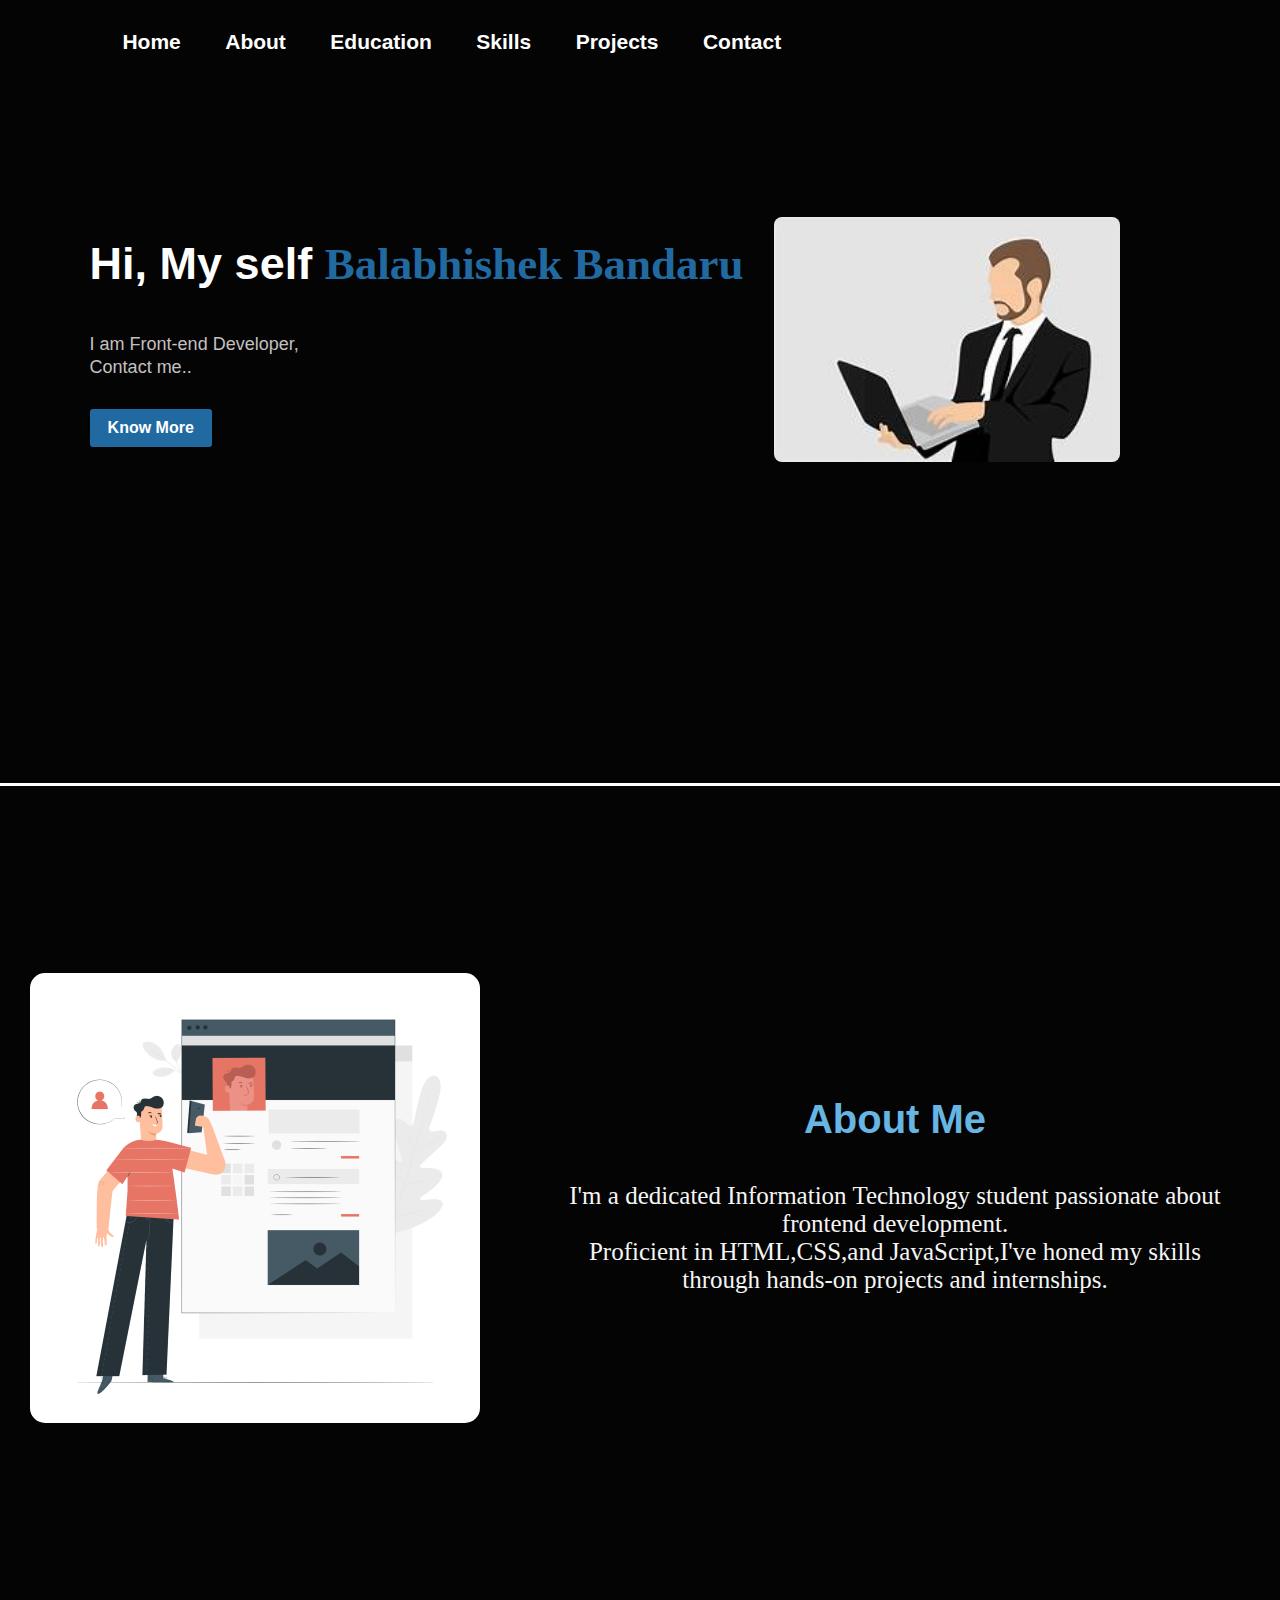
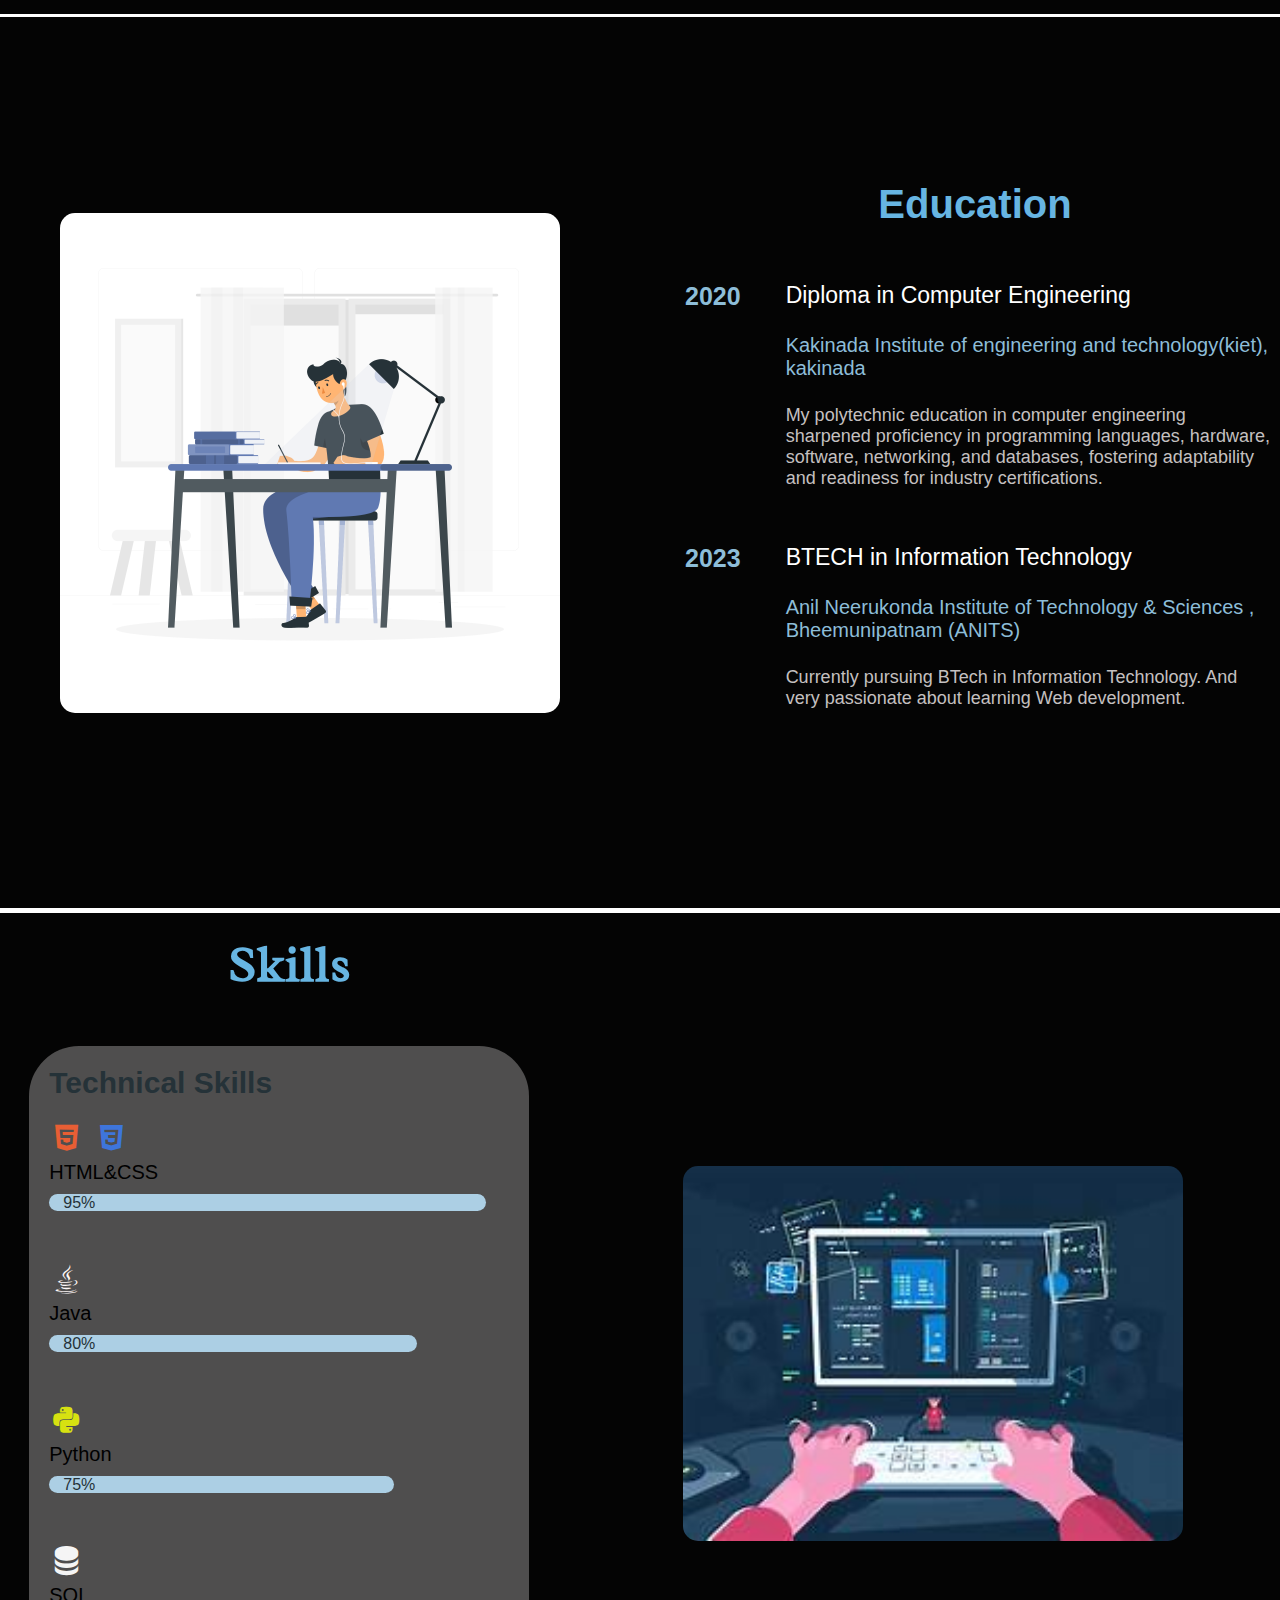
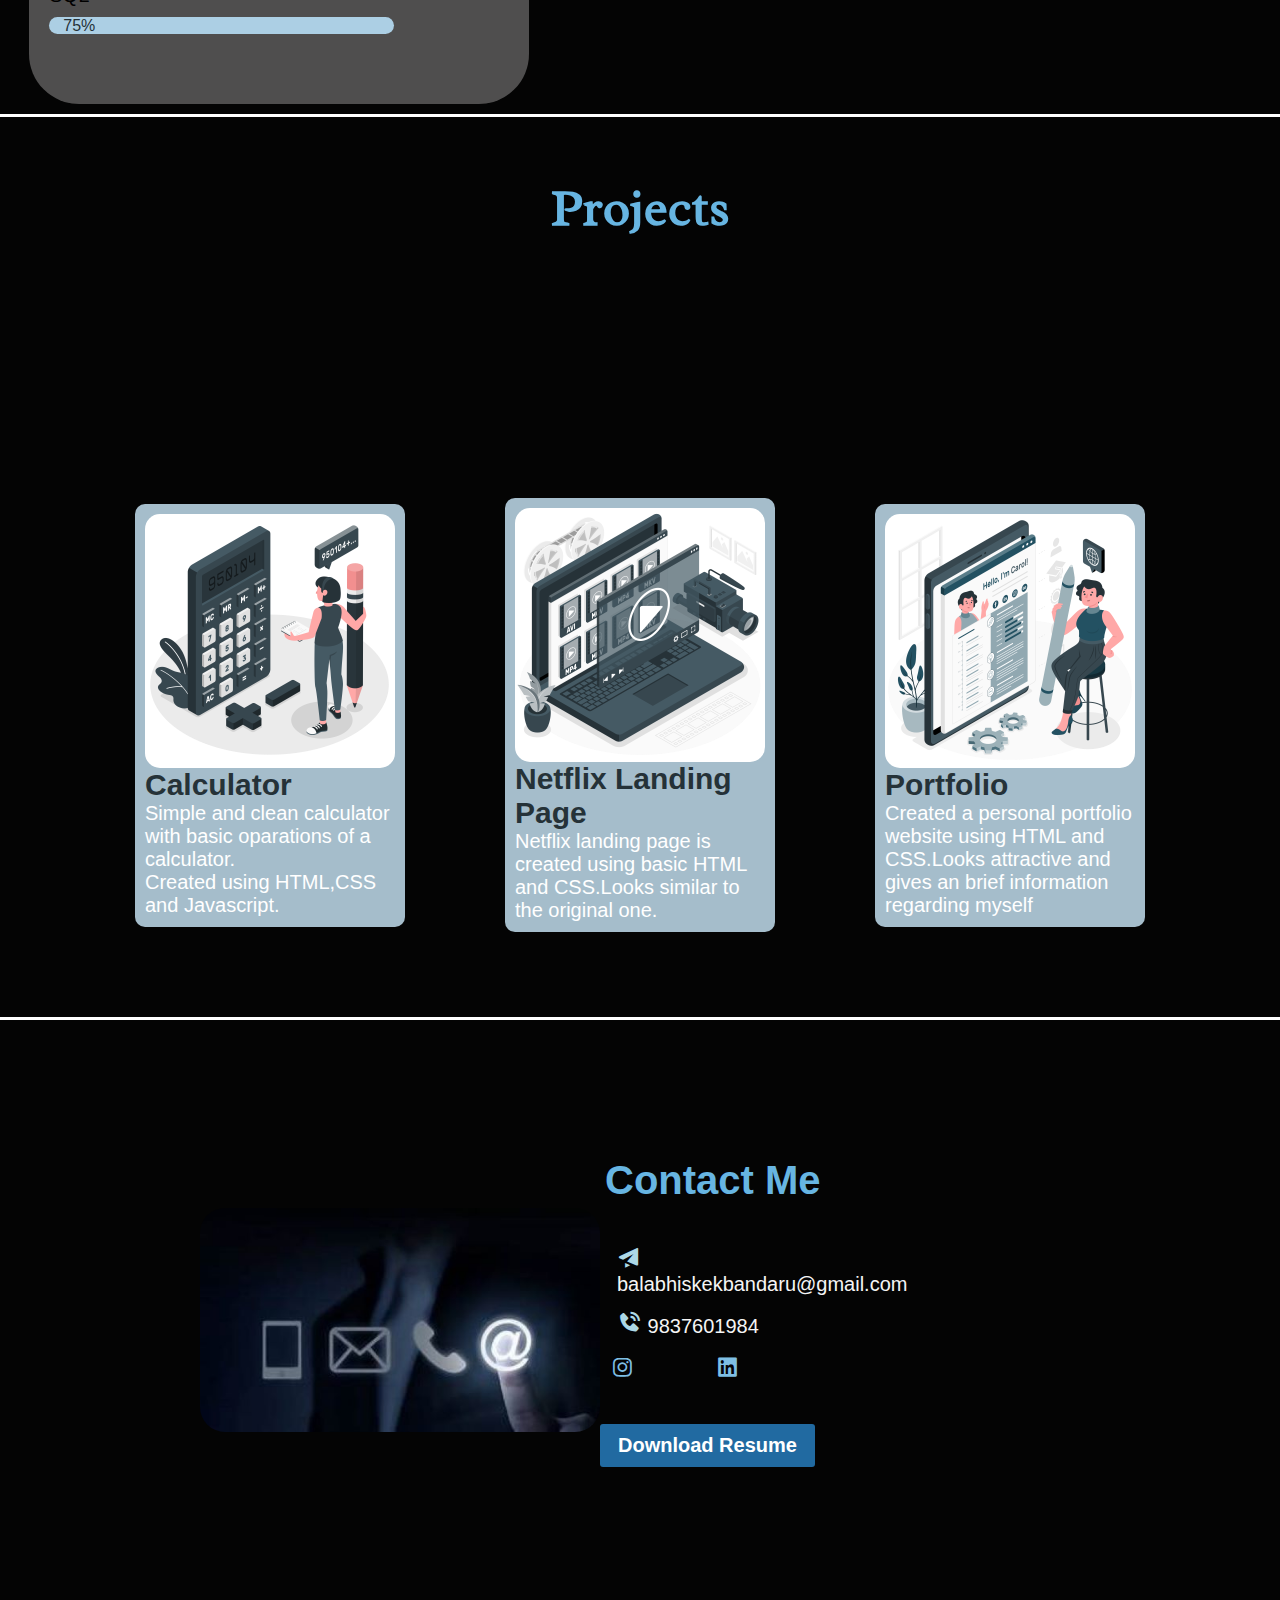
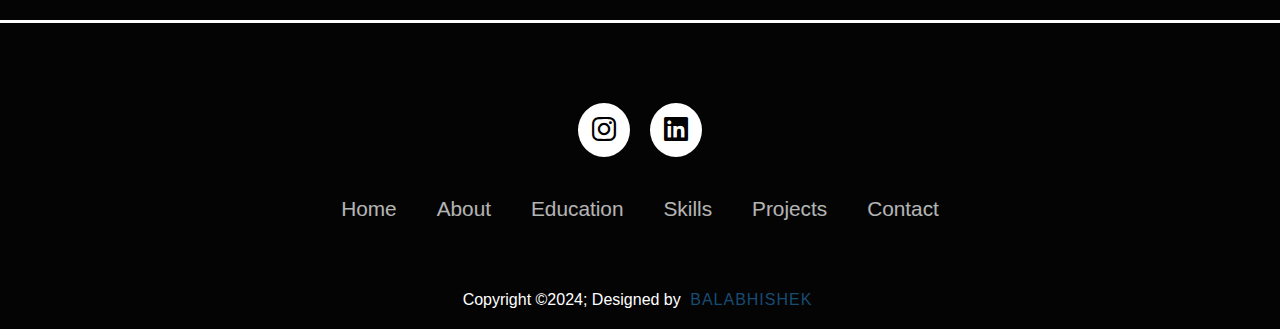
<file: portfolio/index.html>
<!DOCTYPE html>
<html lang="en">
<head>
    <meta charset="UTF-8">
    <meta name="viewport" content="width=device-width, initial-scale=1.0">
    <title>Portfolio</title>
    <link rel="stylesheet" href="styles.css">
    <link href='https://unpkg.com/boxicons@2.1.4/css/boxicons.min.css' rel='stylesheet'>
    <link rel="preconnect" href="https://fonts.googleapis.com">
    <link rel="preconnect" href="https://fonts.gstatic.com" crossorigin>
    <link href="https://fonts.googleapis.com/css2?family=Radley&display=swap" rel="stylesheet">
    <link rel="preconnect" href="https://fonts.googleapis.com">
<link rel="preconnect" href="https://fonts.gstatic.com" crossorigin>
<link href="https://fonts.googleapis.com/css2?family=Assistant:wght@200..800&family=Bitter:ital,wght@0,100..900;1,100..900&family=Merriweather:ital,wght@0,300;0,400;0,700;0,900;1,300;1,400;1,700;1,900&family=Permanent+Marker&display=swap" rel="stylesheet">
</head>
<body>
    <div class="nav-bar">
        <nav>
            <ul>
                <li><a href="#details">Home</a></li>
                <li><a href="#about">About</a></li>
                <li><a href="#edu">Education</a></li>
                <li><a href="#skills">Skills</a></li>
                <li><a href="#projects">Projects</a></li>
                <li><a href="#contact">Contact</a></li>
            </ul>
        </nav>
        <div class="details">
            <h1>Hi, My self <span class="name">Balabhishek Bandaru</span></h1>
            <p>
              
                <br>I am Front-end Developer,
                <br>Contact me..
            </p>
            <a href="#contact" >Know More</a>
            <div class="images">
                <img src="me.jpg" class="img">
            </div>
        </div>
    </div>
    <div class="border"></div>

    <section id="about">  
        <div class="div-about">
            <div class="about-img">
                <img src="about.png" class="about-pic">
              </div>
          <div class="about-text">
            <h1 class="about-head">About Me</h1>
            <p class="pa">I'm a dedicated Information Technology student passionate about frontend development.
                          <br>Proficient in HTML,CSS,and JavaScript,I've honed my skills through hands-on projects and internships.
            </p>
          </div>
        </div>
    </section> 

    <div class="border"></div>

    <section id="ene"> 
        <div class="div-ene">
          <div class="div-ene-in">
            <div class="leftcolumn">
              <img src="study.png" class="ene-pic">
            </div>
            <div class="rightcolumn">
              <h1 class="ene-head">Education</h1>
              <div class="edu-div">
                <div class="sub-left">
                  <h2 class="year">2020</h2>
                </div>
                <div class="sub-right">
                  <p class="edu-p1">Diploma in Computer Engineering</p>
                  <p class="edu-p2">Kakinada Institute of engineering and technology(kiet), kakinada</p>
                  <p class="edu-p3">My polytechnic education in computer engineering sharpened proficiency in programming languages, hardware, software, networking, and databases, fostering adaptability and readiness for industry certifications.</p>
                </div>
              </div>
              <div class="edu-div">
                <div class="sub-left">
                  <h2 class="year">2023</h2>
                </div>
                <div class="sub-right">
                  <p class="edu-p1">BTECH in Information Technology</p>
                  <p class="edu-p2">Anil Neerukonda Institute of Technology & Sciences , Bheemunipatnam (ANITS)</p>
                  <p class="edu-p3">Currently pursuing BTech in Information Technology. And very passionate about learning Web development.</p>
                </div>
              </div>
            </div>
          </div>
        </div> 
      </section> 

      <section id="skills">
        <div class="div-skills">
          <div class="rightcolumn">
            <div class="skills-head">
              <h1 class="heading"> Skills</h1>
            </div>
            <div class="skills-row">
              <div class="skills-col-1">
                <h3 class="sub-heading">Technical Skills</h3>
  
                <div class="bar"><i class='bx bxl-html5' style=' color:#e85e34'></i> <i class='bx bxl-css3' style='color:rgb(62, 117, 219)'></i></div>
                <div class="info1"><p class="info-p">HTML&CSS</p></div>
                <div class="progress">
                  <div class="progress-bar" role="progressbar" style="width: 95%;" aria-valuenow="25" aria-valuemin="0" aria-valuemax="100" >95%</div>
                </div>
      
      
                <div class="bar" ><i class='bx bxl-java' style=' color:#fff8f8'></i></div>
                <div class="info1"><p class="info-p">Java</p></div>
                <div class="progress">
                  <div class="progress-bar" role="progressbar" style="width: 80%;" aria-valuenow="25" aria-valuemin="0" aria-valuemax="100" >80%</div>
                </div>
      
      
                <div class="bar" ><i class='bx bxl-python' style=' color:#d7e111'></i></div>
                <div class="info1"><p class="info-p">Python</p></div>
                <div class="progress">
                  <div class="progress-bar" role="progressbar" style="width: 75%;" aria-valuenow="25" aria-valuemin="0" aria-valuemax="100" >75%</div>
                </div>
  
                <div class="bar" ><i class='bx bxs-data' style="color: whitesmoke;"></i></i></div>
                <div class="info1"><p class="info-p">SQL</p></div>
                <div class="progress">
                  <div class="progress-bar" role="progressbar" style="width: 75%;" aria-valuenow="25" aria-valuemin="0" aria-valuemax="100" >75%</div>
                </div>
                </div>
              </div>
          </div>
          <div class="skills-div">
            <div class="leftcolumn">
              <img src="skills.jpg" class="skills-pic">
            </div>
          </div>

          </div>
        </section> 

        <div class="border"></div>

        <section id="projects"> 
          <div class="project-div">
            <div class="project-head">
              <h1 class="p-head">  Projects</h1>
            </div>
            <div class="project-box">

              
              <div class="sub-project-box">
                <div class="sub-image">
                  <img class="sub-pic" src="Calculator.png">
                </div>
                <div class="sub-text">
                  <h3 class="headline">Calculator</h3>
                  <p class="sub-p">Simple and clean calculator with basic oparations of a calculator.
                   <br> Created using HTML,CSS and Javascript.</p>
                </div>
              </div>
              
              <div class="sub-project-box">
                <div class="sub-image">
                  <img class="sub-pic" src="netflix.png">
                </div>
                <div class="sub-text">
                  <h3 class="headline">Netflix Landing Page</h3>
                  <p class="sub-p">Netflix landing page is created using basic HTML and CSS.Looks similar to the original one. </p>
                </div>
              </div>
              <div class="sub-project-box">
                <div class="sub-image">
                  <img class="sub-pic" src="portfolio.png">
                </div>
                <div class="sub-text">
                  <h3 class="headline">Portfolio</h3>
                  <p class="sub-p">Created a personal portfolio website using HTML and CSS.Looks attractive and gives an brief information regarding myself</p>
                </div>
              </div>

            </div>
          </div>
        </section> 

        <div class="border"></div>

        <section id="contact"> 
          <div class="div-contact">
              <div class="contact-img">
                <img src="contact.jpg" class="contact-pic">
              </div>
              <div class="contact-text">
                <h1 class="contact-head">Contact Me</h1>
                <div class="links">
                  <p class="p"> <i id="icon" class='bx bxs-paper-plane'></i> balabhiskekbandaru@gmail.com</p>
                  <p class="p"> <i id="icon" class='bx bxs-phone-call' ></i> 9837601984</p>
                  <div class="icons">
                    <a href=""><i class='bx bxl-instagram' ></i></a>
                    <a href=""><i class='bx bxl-linkedin-square' ></i></i></a>
                  </div>
                  <div class="resume"><a href="resume.pdf" download class="down">Download Resume</a></div>
                </div>
              </div>
            </div>
        </section> 
        <div class="border"></div>     
</body>
<footer>
  <div class="footerContainer">
      <div class="socialIcons">
        <a href=""><i class='bx bxl-instagram'></i></a>
        <a href=""><i class='bx bxl-linkedin-square'></i></a>
      </div>
      <div class="footerNav">
          <ul><li><a href="">Home</a></li>
              <li><a href="#about">About</a></li>
              <li><a href="#edu">Education</a></li>
              <li><a href="#skills">Skills</a></li>
              <li><a href="#project">Projects</a></li>
              <li><a href="#contact">Contact</a></li>
          </ul>
      </div>
      
  </div>
  <div class="footerBottom">
      <p>Copyright &copy;2024; Designed by <span class="designer">Balabhishek </span></p>
  </div>
</footer>
</html>
</file>
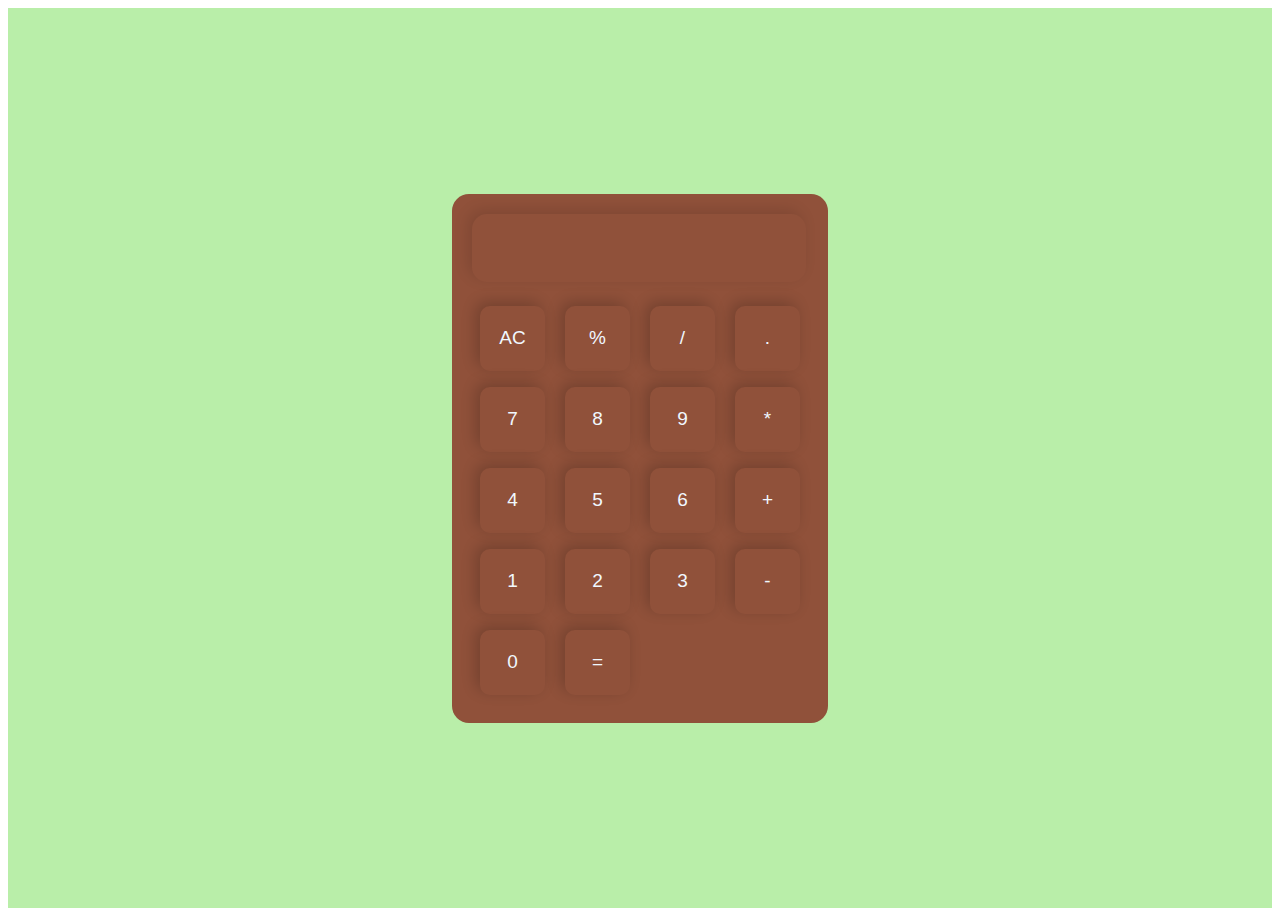
<file: calc/calc.html>
<!DOCTYPE html>
<html>
    <Head>
        <title>
            Calculator
        </title>
        <link rel="stylesheet" href="calc.css">
    </Head>
    <body>
        <div class="container">
            <div class="calculator">
                <div>
                    <input class="input" id="inputBox" type="text" name="display">
                </div>
                <div class="buttons-grid">
                    <div  class="h1">
                        <button class="button"> AC</button>
                        <button class="button"> %</button>
                        <button class="button">/</button>
                        <button class="button">.</button>
                    </div>
                    <div>
                        <button class="button">7</button>
                        <button class="button">8</button>
                        <button class="button">9</button>
                        <button class="button">*</button>
                    <div>
                        <button class="button">4</button>
                        <button class="button">5</button>
                        <button class="button">6</button>
                        <button class="button">+</button>
                    </div>
                    <div>
                        <button class="button">1</button>
                        <button class="button">2</button>
                        <button class="button">3</button>
                        <button class="button">-</button>
                    </div>
                    <div>
                        <button class="button"> 0</button>
                        <button class="button">= </button>
                    </div>
                </div>
            </div>
        </div>
        <script src="calc.js"></script>
    </body>
</html>
</file>
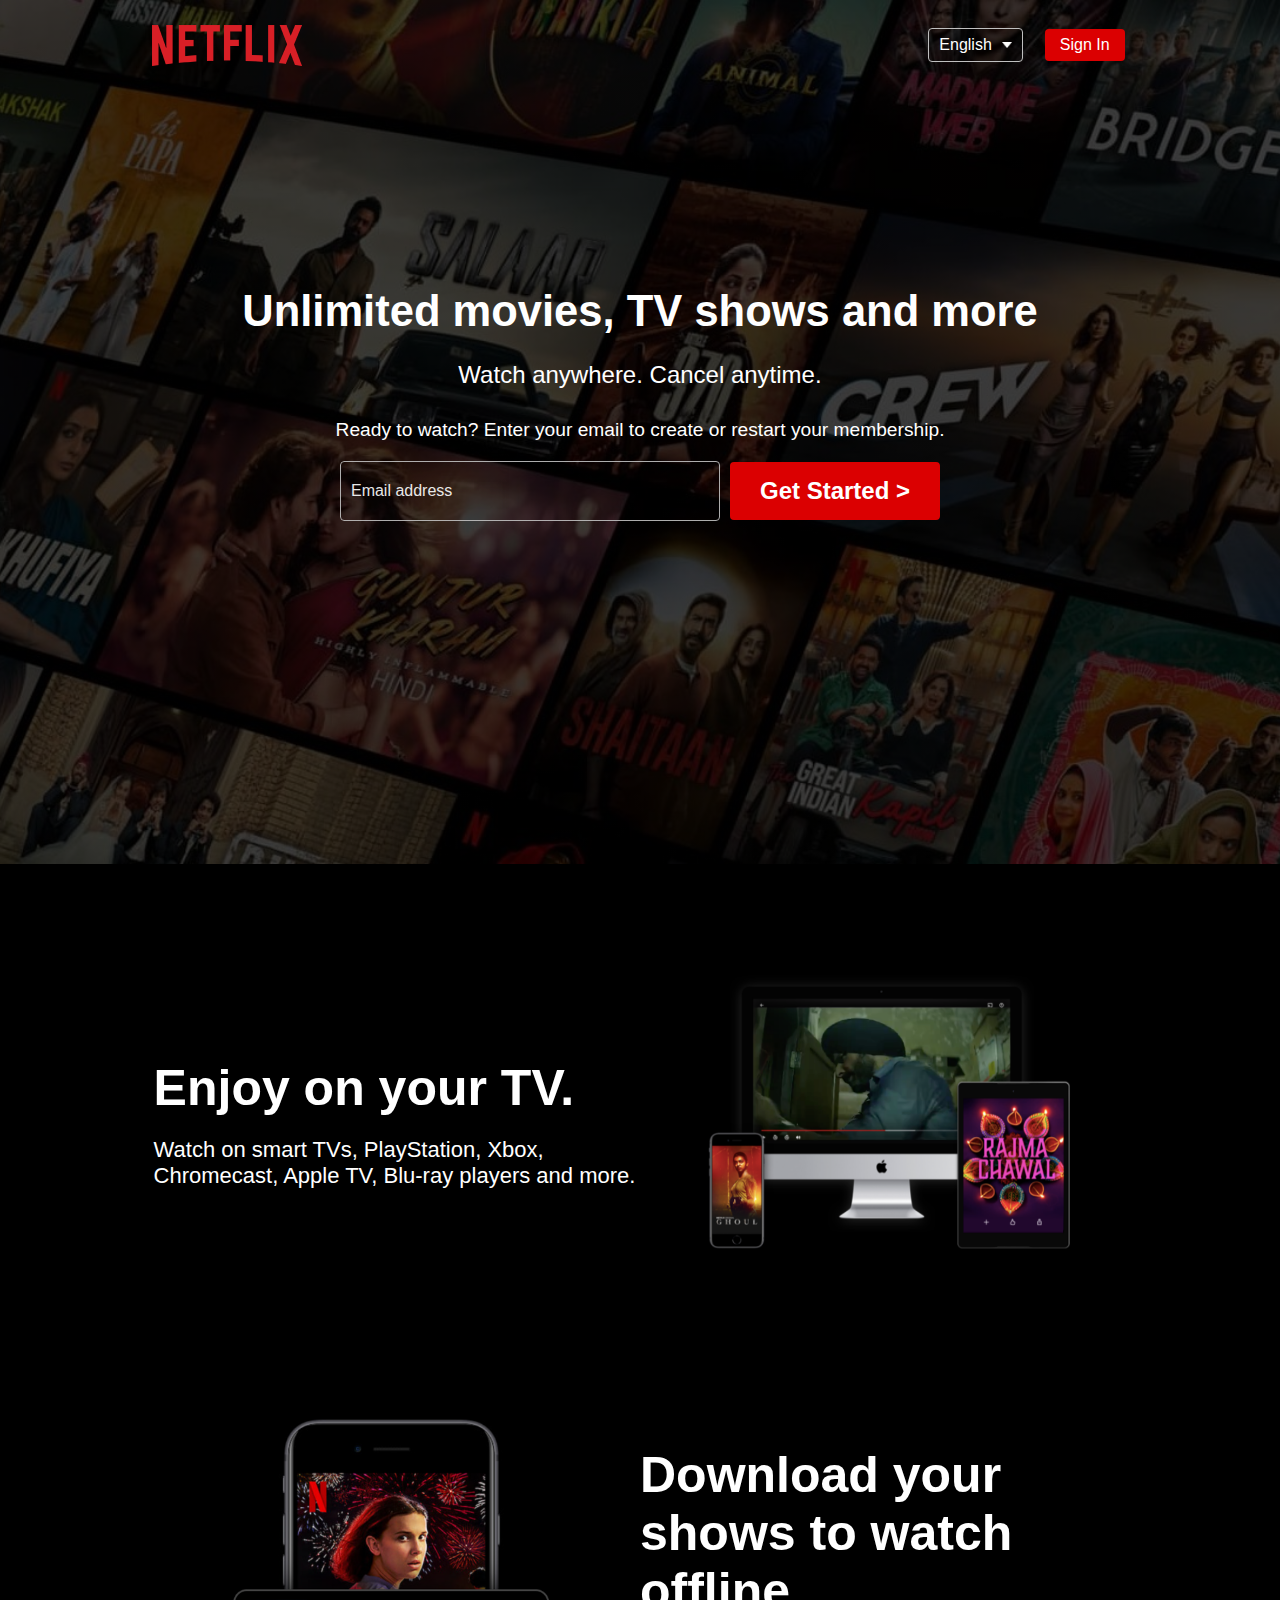
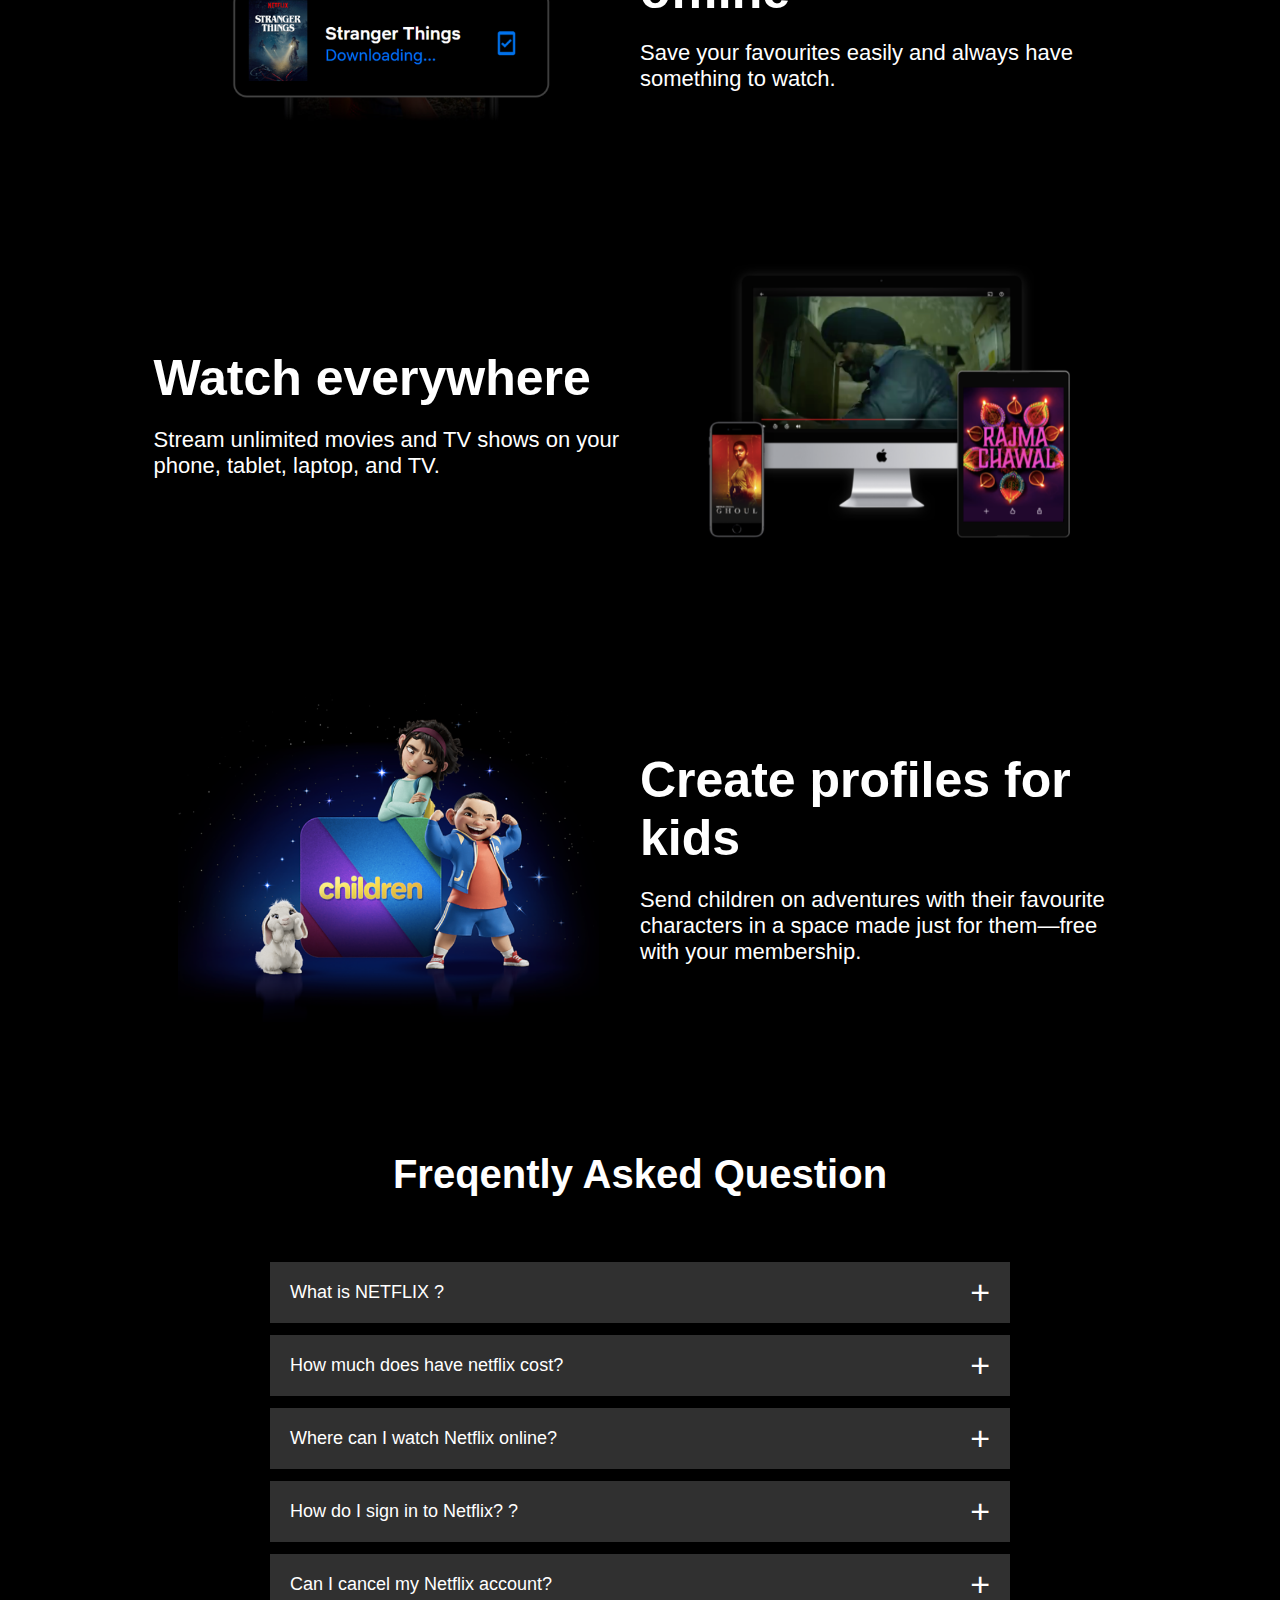
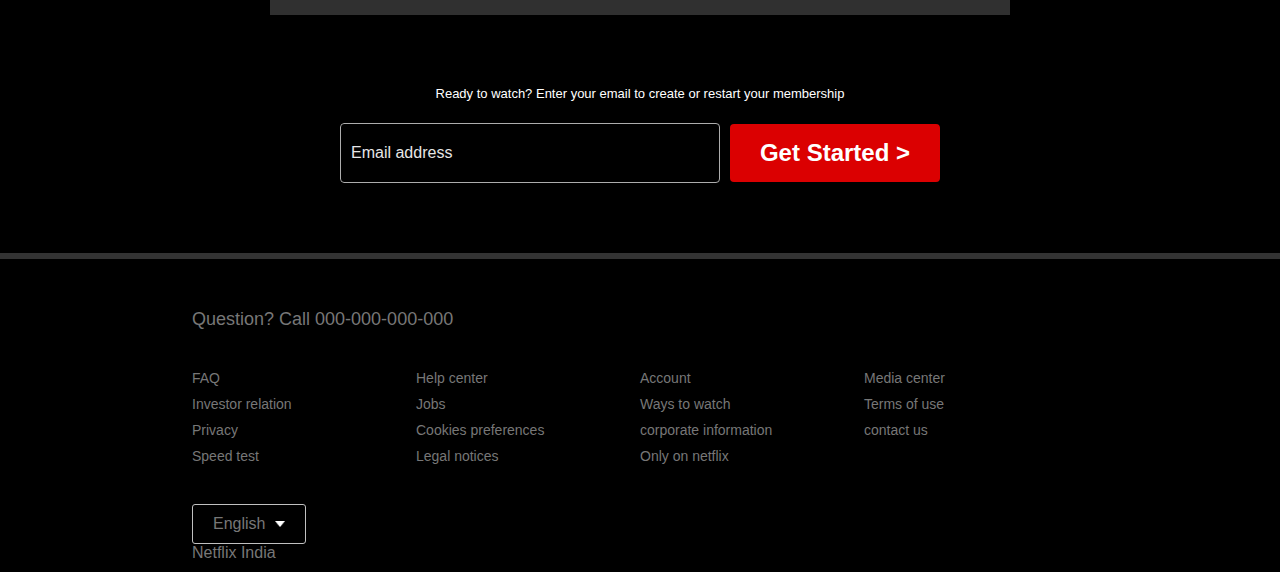
<file: netflix/netflix.html>
<!DOCTYPE html>
<html lang="en">
<head>
  <meta charset="UTF-8">
  <meta name="viewport" content="width=device-width, initial-scale=1.0">
  <title>Netflix India – Watch TV Shows Online, Watch Movies Online</title>
  <link rel="stylesheet" href="netflix.css">
</head>
<body>
  <div class="header">
    <nav>
      <img src="images/logo.png" class="logo">
      <div>
        <button class="language-btn">English <img src="images/down-icon.png"</button>
        <button>Sign In</button>
      </div>
    </nav>
    <div class="header-content">
      <h1>Unlimited movies, TV shows and more</h1>
      <h3>Watch anywhere. Cancel anytime.</h3>
      <p>Ready to watch? Enter your email to create or restart your membership.</p>
      <form class="email-signup">
        <input type="email" placeholder="Email address" required>
        <button type="submit">Get Started   ></button>
      </form>
    </div>
  </div> 
<div class="features">
  <div class="row">
    <div class="text-col">
      <h2>Enjoy on your TV.</h2>
      <p>Watch on smart TVs, PlayStation, Xbox, Chromecast, Apple TV, Blu-ray players and more.</p>
    </div>
    <div class="img-col">
      <img src="images/feature-1.png">
    </div>
  </div>
  <div class="row">
    <div class="img-col">
      <img src="images/feature-2.png">
    </div>
    <div class="text-col">
      <h2>Download your shows to watch offline</h2>
      <p>Save your favourites easily and always have something to watch.</p>
    </div>
  </div>
  <div class="row">
    <div class="text-col">
      <h2>Watch everywhere</h2>
      <p>Stream unlimited movies and TV shows on your phone, tablet, laptop, and TV.</p>
    </div>
    <div class="img-col">
      <img src="images/feature-3.png">
    </div>
  </div>
  <div class="row">
    <div class="img-col">
      <img src="images/feature-4.png">
    </div>
    <div class="text-col">
      <h2>Create profiles for kids</h2>
      <p>Send children on adventures with their favourite characters in a space made just for them—free with your membership.</p>
    </div>
  </div>
</div>
<div class="faq">
  <h2>Freqently Asked Question</h2>
  <ul class="accordion">
      <li>
          <input type="radio" name="accordion" id="first">
          <label for="first">What is NETFLIX ?</label>
          <div class="content">
              <p>Netflix is a subscription-based streaming service that allows members to watch TV shows and movies on an internet-connected device. Depending on your plan, you can also download TV shows and movies to your iOS, Android, or Windows 10 device and watch without an internet connection1. It’s become almost synonymous with binge-watching, and you can use the service on practically any device that has a screen, including phones, tablets, and set-top boxes2. So whether you’re into thrilling dramas, hilarious comedies, or captivating documentaries, Netflix has something for everyone! 🎥🍿</p>
      </li>
      <li>
          <input type="radio" name="accordion" id="second">
          <label for="second">How much does have netflix cost?</label>
          <div class="content">
              <p>Standard with ads: This plan costs $6.99 per month and includes ad-supported content. You can watch most movies and TV shows, play unlimited mobile games, and stream on 2 supported devices simultaneously. Additionally, you can download content on 2 supported devices at a time.
                  Standard: For $15.49 per month, you get an ad-free experience. This plan allows you to watch movies, TV shows, and mobile games without ads. You can also stream on 2 supported devices in Full HD and download content on 2 supported devices.
                  Premium: The Premium plan costs $22.99 per month. It offers an ad-free experience, Ultra HD streaming, and the ability to watch on 4 supported devices simultaneously. You can also download content on 6 supported devices. Additionally, you have the option to add up to 2 extra members who don’t live with you12.</p>
      </li>
      <li>
          <input type="radio" name="accordion" id="third">
          <label for="third"> Where can I watch Netflix online?</label>
          <div class="content">
              <p>You can watch Netflix online by visiting their website at Netflix. Whether you’re on your smart TV, game console, PC, Mac, mobile, or tablet, you can stream a wide variety of movies and TV shows. If you prefer to sign up using a computer with a keyboard, the quickest way to create an account is through the Netflix website. You can also access Netflix from your mobile browser1. Additionally, if you’re in India, you can visit Netflix India to enjoy their content2. Happy streaming! 🎥🍿</p>
      </li>
      <li>
          <input type="radio" name="accordion" id="fourth">
          <label for="fourth">How do I sign in to Netflix? ?</label>
          <div class="content">
              <p>Open the Netflix app or visit the Netflix website.
                  Click the “Sign In” button in the top right-hand corner.
                  Enter your email address (or phone number) and password on the next page.
                  If you want to stay signed in for future streaming sessions, tick the “Remember me” box.</p>
      </li>
      <li>
          <input type="radio" name="accordion" id="fifth">
          <label for="fifth">Can I cancel my Netflix account?</label>
          <div class="content">
              <p>Online Method:
                  Log in to your Netflix Account either on the website or through the mobile app.
                  Click the drop-down menu in the top right corner of the screen (or click the user icon on the app).
                  Select ‘Account’ from the list to access account management.
                  Just below the ‘Membership & Billing’ section, you’ll find a big ‘Cancel Membership’ button.
                  Click ‘Finish Cancellation’ to confirm.
                  Alternative Method (Web and Mobile):
                  Navigate to your profile by clicking your profile icon in the top right corner of the screen.
                  Mobile users should tap the profile icon, then tap “Account.”
                  Website users should hover over their profile icon with their cursor, then click “Account.”
                  Select “Cancel Membership.”</p>
      </li>
  </ul>
  <small>Ready to watch? Enter your email to create or restart your membership</small>
  <small>
    <form class="email-signup">
      <input type="email" placeholder="Email address" required>
      <button type="submit">Get Started   ></button>
    </form>
  </small>
</div>
<div class="footer">
  <h2>Question? Call 000-000-000-000</h2>
  
  <div class="row">
      <div class="col">
          <a href="#">FAQ </a>
          <a href="#">Investor relation</a>
          <a href="#">Privacy </a>
          <a href="#">Speed test</a>
      </div>
      <div class="col">
          <a href="#">Help center </a>
          <a href="#">Jobs</a>
          <a href="#">Cookies preferences </a>
          <a href="#">Legal notices</a>
      </div>
      <div class="col">
          <a href="#">Account </a>
          <a href="#">Ways to watch</a>
          <a href="#">corporate information </a>
          <a href="#">Only on netflix</a>
      </div>
      <div class="col">
          <a href="#">Media center </a>
          <a href="#">Terms of use</a>
          <a href="#">contact us </a>
      </div>
  </div>
  <button class="language-btn">English <img src="images/down-icon.png"></button>
  
  <p class="copyright-text">Netflix India</p>
</div>
</body>
</html>
</file>
<file: portfolio/styles.css>
body{
    margin: 0;
    padding: 0;
    font-family: Helvetica, sans-serif;
    background: white;
}

.nav-bar{
    position: relative;
    width: 100%;
    height: 87vh;
    background: #040404;
}

nav{
    display: flex;
    color: white;
    width: 84%;
    margin: auto;
    padding: 20px 0;
    align-items: center;
    justify-content: space-between;
}

.heading{
    font-family: "Permanent Marker",cursive;
    font-weight: 400;
    font-size: 35px;
    color: #28c3b9;
}

nav ul li{
    display: inline-block;
    font-size: 21px;
    font-weight: 300;
    list-style: none;
    margin: 10px 20px;
}

nav ul li a{
    text-decoration: none;
    color: white;
    font-weight: bold;
}

nav ul li a:hover{
    color: lightcoral;
}

.details{
    margin-left: 7%;
    margin-top: 12%;
    color: white;
    background: #040404;
}

.details h1{
    font-size: 45px;
    margin-bottom: 20px;
   
}

.name{
    font-family: Georgia;
    color: #216aa1;
}


.details p{
    font-size: 18px;
    line-height:23px ;
    margin-top: 15px;
    color: rgb(196, 192, 192);
    font-weight: 500;
}

.details a{
    background: #216aa1;
    color: white;
    margin-top: 30px;
    padding: 10px 18px;
    font-weight: bold;
    text-decoration: none;
    display: inline-block;
    border-radius: 3px;
}

.details a:active{
    color:#8dbdd8 ;
}

.images{
    width: 45%;
    height: 80%;
    position: absolute;
    bottom: 0;
    right: 100px;
}

.img{
    width: 60%;
    border-radius: 8px;
    margin-left: 170px;
    margin-top: 60px;
}

.border{
  margin-top: 3px;
  margin-bottom: 3px;
  background: rgba(245, 245, 245,0.5);
  width: 1vh;
}






.div-about{
    display: flex;
    flex-direction: row;
    align-items: center;
    justify-content: space-between;
    height: 92vh;
    background: #040404;
  }
  .about-img{
  padding: 10px;
  margin: 20px 20px 20px 20px;
  }
  .about-pic{
    width: 450px;
  
    background-color: white;
    border-radius: 15px;
  }
  .about-text{
    padding: 10px;
    display: flex;
    text-align: left;
    flex-direction: column;
    align-items: center;
    margin: 20px 20px 20px 20px;
  }
  .about-head{
    color: #67b5e2;
    font-size: 40px;
    padding-bottom: 30px;
  }
  .pa{
    color: whitesmoke;
    text-align: center;
    font-family: carlito;
    font-size: 25px;
    padding: 10px;
  }












  .div-ene{
    display: flex;
    align-items: center;
    justify-content: space-between;
    background: #040404;
    height: 99vh;
    margin-top: 0px;
  }
  .div-ene-in{
    display: flex;
    flex-direction: row;
    align-items: center;
    justify-content: space-between;

  }
  .leftcolumn{
    display: flex;
    flex-direction: column;
    align-items: center;
    padding: 10px 10px 10px 10px;
  }
  .ene-head{
    align-items: center;
    color: #67b5e2;
    font-size: 40px;
    margin-top: 0px;
    padding: 15px;
    padding-bottom: 50px;
  }
  .ene-pic{
    background-color: white;
    width: 500px;
    border-radius: 15px;
    margin: 0px 100px 0px 50px;
  }
  .rightcolumn{
    padding: 10px 0px 10px 00px;
    display: flex;
    flex-direction: column;
    align-items: center;
  }
  .edu-div{
  
    display: flex;
    flex-direction: row;
    align-items: start;
    text-align: start;
    padding: 5px;
  }
  .sub-left{
    padding-right: 35px;
    align-items: start;
    text-align: start;
    justify-content: start;
  }
  .year{
    color: #8dbdd8;
    font-size: 25px;
    padding: 10px;
    padding-top: 0px;
    align-items: center;
    text-align: center;
  }
  .sub-right{
    display: flex;
    flex-direction: column;
    align-items: start;
    text-align: start;
    margin-bottom: 45px;
  }
  .edu-p1{
    font-size: 23px;
    font-family: Arial, Helvetica, sans-serif;
    color: white;
    align-items: start;
    text-align: start;
    margin-bottom: 25px;
  }
  .edu-p2{
    font-size: 20px;
    font-family: Arial, Helvetica, sans-serif;
    color: #8dbdd8;
    align-items: start;
    text-align: start;
    margin-bottom: 25px;
  }
  .edu-p3{
    color: rgb(196, 192, 192);
    font-family: Arial, Helvetica, sans-serif;
    font-size: 18px;
    align-items: start;
    text-align: start;
  }






  #skills { 
    display: flex;
    align-items: center;
    justify-content: center;
    background-color: #040404;
    color: #8dbdd8;
    margin-top: 5px;
    /* height: 95vh; */
  } 
  .div-skills{
    display: flex;
    flex-direction: row;
    align-items: center;
    justify-content: space-between;
  }

.skills-div{
  display:inline-flex;
  flex-direction: row;
  align-items: flex-end;
  width: 40%;
  justify-content: space-between;
}

  .skills-head{
  margin: 10px 0px 50px 0px;
  }

  .div-skills  .leftcolumn{
    display: inline-flex;
    flex-direction: column;
    align-items: center;
    width: 58%;
    padding: 10px 10px 10px 10px;
  }

  .div-skills .rightcolumn{
    padding: 10px 0px 10px 00px;
    display: inline-flex;
    flex-direction: column;
    width: 39%;
    align-items: center;
  }

  .skills-row{
    display: flex;
    flex-direction: row;
    align-items: flex-end;
    justify-content: space-between;
  }
  .skills-col-1{
  width: 500PX;
  margin: 0px 30px 0px 10px;
  background-color: rgba(255, 251, 251, 0.3);
  padding: 20px;
  border-radius: 50px;
  }
  .skills-col-2{
  width: 500PX;
  margin: 0px 10px 0px 30px;
  background-color: #253238;
  padding: 20px;
  border-radius: 50px;
  }

  .skills-pic{
    width: 500px;
    border-radius: 15px;
    margin-top: 80px;
    margin-left: 90px;
  }


  .progress{
    border-radius: 20px;
    margin-bottom: 50px;
  }
  .progress-bar{
    background-color: #accfe4;
    border-radius: 20px;
    padding-left: 14px;
    color: #253238;
    height: 17px;
  }
  .info1{
    margin: 0%;
    text-align: left;
    width: 500px;
    margin-bottom: 10px;
  }
  .info-p{
    color: black;
    font-size: 13px;
    text-align: left;
    font-size: 20px;
    font-weight: 400;
  }
  .bar{
    margin: 0px 0px 0px 0px;
    font-size: 35px;
    text-align: left;
  }
  .sub-heading{
    font-size: 30px;
    margin-bottom: 20px;
    color: #253238;
  }
  .heading{
    font-size: 50px;
    font-family: "Radley", serif;
    font-weight: 600;
    font-style:normal;
    align-items: center;
    text-align: center;
    color: #67b5e2;
  }







  


  .project-div{
  display: flex;
  flex-direction: column;
  align-items: center;
  justify-content: space-between;
  height: 100vh;
  background: #040404;
}
.project-box{
  display: flex;
  flex-direction: row;
  justify-content: space-between;
  align-items: center;
  padding: 5px;
  margin: 0px 0px 80px 0px;
}
.sub-project-box{
  display: flex;
  flex-direction: column;
  align-items: center;
  padding: 10px;
  height: 480;
  border-radius: 10px;
  border-color: white;
  margin: 0px 50px 0px 50px;
  background-color: #a5bdcb;
  color: white;
  transition: 1s ease-in-out;
}


.sub-image{
  width: 100%;
  background-color: white;
  border-radius: 15px;
}
.sub-pic{
  width: 250px;
}
.sub-text{
  width: 250px;
}
.project-head{
  color: #253238;
  margin: 50px 0px 50px 0px;
  padding: 10px;
  align-items: center;
  text-align: center;
}
.p-head{
  font-size: 50px;
  font-family: "Radley", serif;
  font-weight: 600;
  font-style:normal;
  align-items: center;
  text-align: center;
  color: #67b5e2;
}
.headline{
  font-size: 30px;
  font-family: Arial, Helvetica, sans-serif;
  color: #253238;
}
.sub-p{
  font-size: 20px;
  font-family: Arial, Helvetica, sans-serif;
  color:white;
}





.div-contact{
  display: flex;
  flex-direction: row;
  align-items: center;
  justify-content: space-between;
  height: 600px;
  background: #040404;
}
.contact-img{
  display: flex;
  padding: 0px 0px 0px 200px;
}
.contact-pic{
  width: 400px;
  border-radius: 25px;
}
.contact-text{
  display: flex;
  flex-direction: column;
  padding: 0px 450px 0px 00px;
}
.contact-head{
  color: #67b5e2;
  font-size: 40px;
  text-align: left;
  padding: 5px;
  margin-bottom: 30px;
}
.links{
  margin-bottom: 20px;
}
.p{
  font-size: 20px;
  text-align: left;
  padding: 7px;
  margin-left: 10px;
  color: whitesmoke;
}

.p:hover{
  color: #3bba9c;
}
#icon{
  font-size: 25px;
  color: lightblue;
}
.icons{
  display: flex;
  flex-direction: row;
  align-items: center;
  justify-content: space-between;
  width: 150px;
  padding: 5px;

}
.icons a{
  padding: 5px;
  text-decoration: none;
  font-size: 25px;
  color: #7fbfe4;
  transition: transform 0.5s;

}
.icons a:hover{
  color: #28c3b9;
  transform: translateY(-5px);
}
.icons a::after{
  content: '';
  width:0;
  height:3px;
  background: white;
  position: absolute;
  left:0;
  bottom: -3px;
  transition: 0.5s;
}
.icons a:hover::after{
  width:100%;
}

.resume a{
  background: #216aa1;
  color: white;
  margin-top: 30px;
  padding: 10px 18px;
  font-weight: bold;
  text-decoration: none;
  display: inline-block;
  border-radius: 3px;
}

.resume a:hover{
  background-color:#305775;
}

.resume a:active{
  background-color:#216aa1;
  opacity: 0.6;
}


.down{
  font-size: 20px;
  padding: 15px;
  border-radius: 5px;
  text-decoration-line: none;
  background-color: #040404;
  color: white;
}



*{
  padding: 0;
  margin: 0;
  box-sizing: border-box;
}
footer{
  background-color: #040404;
  /* height: 30vh; */
}
.footerContainer{
  width: 100%;
  padding: 70px 30px 20px ;
}
.socialIcons{
  display: flex;
  justify-content: center;
}
.socialIcons a{
  text-decoration: none;
  padding:  10px;
  background-color: white;
  margin: 10px;
  border-radius: 50%;
}
.socialIcons a i{
  font-size: 2em;
  color: black;
  opacity: 0,9;
}
/* Hover affect on social media icon */
.socialIcons a:hover{
  background-color: #040404;
  transition: 0.5s;
}
.socialIcons a:hover i{
  color: white;
  transition: 0.5s;
}
.footerNav{
  margin: 30px 0;
}
.footerNav ul{
  display: flex;
  justify-content: center;
  list-style-type: none;
}
.footerNav ul li a{
  color:white;
  margin: 20px;
  text-decoration:
   none;
  font-size: 1.3em;
  opacity: 0.7;
  transition: 0.5s;

}
.footerNav ul li a:hover{
  opacity: 1;
}
.footerBottom{
  background-color: #040404;
  padding: 20px;
  text-align: center;
}
.footerBottom p{
  color: white;
}
.designer{
  opacity: 0.7;
  text-transform: uppercase;
  letter-spacing: 1px;
  font-weight: 500;
  margin: 0px 5px;
  color: #216aa1;
}
@media (max-width: 700px){
  .footerNav ul{
      flex-direction: column;
  } 
  .footerNav ul li{
      width:100%;
      text-align: center;
      margin: 10px;
  }
  .socialIcons a{
      padding: 8px;
      margin: 4px;
  }
}
</file>
<file: calc/calc.css>
.container{
    width: 100%;
    height: 100vh;
    background-color: rgb(185, 238, 169);
    display: flex;
    align-items: center;
    justify-content: center;
}

.calculator{
    background-color: rgba(123, 3, 3, 0.667);
    padding: 20px;
    border-radius: 17px;
}

.input{
    width: 330px;
    height: 66px;
    border-radius: 15px;
    margin-bottom: 16px;
    background: transparent;
    border: none;
    border-color:rgba(3, 19, 123, 0.667); 
    outline: none;
    box-shadow: -4px -4px 15px rgba(0,0,0,0.12);
    font-size: 35px;
    font-weight: bold;
    color: white;

}

 .input{
    display: flex;
    justify-content: flex-end;
    text-align: right;
}

.buttons-grid  button{
    border: none;
    outline: none;
    width: 65px;
    height: 65px;
    margin: 8px;
    background: transparent;
    color: aliceblue;
    font-size: 19px;
    cursor: pointer;
    border-radius: 10px;
    box-shadow: -4px -4px 15px rgba(0,0,0,0.2);
    transition: 1s easy;
}

.button:active , .opr:active{
    background-color: rgba(99, 114, 207, 0.667) ;
    opacity: 0.16;
    color: white;
}

.buttons-grid  .button1{
    margin-left: 10px;
    width: 160px;
    font-size:25px;

}
</file>
<file: netflix/netflix.css>
*{
  margin: 0;
  padding: 0;
  font-family: 'poppins',sans-serif;
  box-sizing: border-box;
}
body{
  background: black;
  color: white;
}
.header{
  width: 100%;
  height: 96vh;
  background-image: linear-gradient(rgba(0,0,0,0.7),rgba(0,0,0,0.7)),url(images/netflix-2.jpg);
  background-size: cover;
  background-position: center;
  padding: 10px 8%;
  position: relative;
}
nav{
  display: flex;
  align-items: center;
  justify-content: space-between;
  padding: 10px 0;
  margin-top: 5px;
}
.logo{
  padding-left: 50px;
  width: 200px;
  cursor: pointer;
}
nav button{
  border: 0;
  outline: 0;
  background: #db0001;
  color: #ffff;
  padding: 7px 15px;
  font-size: 12px;
  border-radius:4px;
  margin-left: 10px;
  margin-right: 53px;
  cursor: pointer;
  font-size: 1rem;
}
.language-btn{
  display: inline-flex;
  align-items: center;
  background: transparent;
  border: 1px solid #c0c0c0;
  padding: 7px 10px;
  margin-right: 12px;
  font-size: 1rem;
}
.language-btn img{
  width: 10px;
  margin-left: 10px;
}

.header-content{
  display: flex;
  flex-direction: column;
  text-align: center;
  align-items: center;
  margin-top: 200px;
}
.header-content h1{
  display: flex;
  text-align: center;
  font-size: 3.4vw;
  line-height: 70px;
  font-weight: 700;
  font-style: bold;
}
.header-content h3{
  font-weight: 400;
  margin-bottom: 20px;
  text-align: center;
  margin-top: 15px;
  font-size: 1.5rem;
}
.header-content p{
  font-size: 1.2rem;
  margin-top: 10px;
  font-weight: 500;
}
.email-signup{
  border-radius: 4px;
  display: flex;
  align-items: center;
  margin-top: 20px;
  overflow: hidden;
}
.email-signup input{
  flex: 1;
  border-radius: 4px;
  background: transparent;
  opacity: 90%;
  border: 0.1px;
  border-color: #c0c0c0;
  border-style: solid;
  padding: 20px 0px 20px 10px;
  outline: 0;
  font-size: 1rem;
  width: 380px;
}
.email-signup input::placeholder{
  color: #ffff;
}
.email-signup button{
  background: #db0001;
  border: 0;
  border-radius: 4px;
  outline: 0;
  color: #ffff;
  font-size: 1.5rem;
  font-weight: 700;
  cursor: pointer;
  padding: 15px 30px;
  margin-left: 10px;

}

.features{
  padding: 50px 12%;
  font-size: 22px;
}
.row{
  display: flex;
  width: 100%;
  align-items: center;
  flex-wrap: wrap;
  padding: 50px 0;
}
.text-col{
  flex-basis: 50%;
  margin-bottom: 20px;
}

  

.img-col{
  flex-basis: 50%;
  margin-bottom: 20px;
}
.img-col img{
  display: block;
  width: 90%;
  margin: auto;
}
.features h2{
  font-size: 50px;
  font-weight: 600;
  margin-bottom: 20px;
}

.faq{
  padding: 10px 12%;
  text-align: center;
  font-size: 18px;
}
.faq h2{
  font-weight:  500px;
  font-size: 40px;
}
.accordion{
  margin: 60px auto;
  width: 100%;
  max-width: 750px;
}
.accordion li{
  list-style: none;
  width: 100%;
  padding: 5px;
}
.accordion li label{
  display: flex;
  align-items: center;
  padding: 20px;
  font-size: 18px;
  font-weight: 500;
  background: #303030;
  margin-bottom: 2px;
  cursor: pointer;
  position: relative;
}
label::after{
  content: '+';
  font-size: 34px;
  position: absolute;
  right: 20px;
  transition:transform 0.5s;

}
input[type="radio"]{
  display: none;
}
.accordion .content{
  background: #303030;
  text-align: left;
  padding: 0 20px;
  max-height: 0;
  overflow: hidden;
  transition: max-height 0.5s,padding 0.5s;
}
.accordion input[type="radio"]:checked + label + .content{
  max-height: 600px;
  padding: 30px 20px;
}
.accordion input[type="radio"]:checked + label::after{
  transform: rotate(135deg);
}
.faq .email-signup{
  max-width: 600px;
  margin: 20px auto 60px;
}
.faq small{
  font-size: 13px;
}



.footer{
  padding: 50px 15% 10px;
  border-top: 6px solid #333;
  color: #777;
}
.footer h2{
  font-size: 18px;
  font-weight: 400;
  margin-bottom: 30px;
}
.footer .col{
  flex-basis: 25%;
  flex-grow: 1;
  margin-bottom: 20px;
}
.footer .col a{
  display: block;
  text-decoration: none;
  color: #777;
  font-size: 14px;
  margin-bottom: 10px;
}
.footer .row{
  align-items: flex-start;
  padding: 10px 0;

}
.footer .language-btn{
  color: #777;
  padding: 10px 20px;
  border-radius: 3px;
}
.copyright-txt{
  font-size: 14px;
  margin-top: 20px;
  margin-bottom: 10px;
}

@media only screen and (max-width:600px){
  .logo{
      width: 100px;
  }
  nav button{
      padding: 5px 10px;
  }
  nav.language-btn{
      padding: 4px 8px;
  }
  .header-content{
      position: unset;
      transform: none;
      padding-top: 150px;
  }
  .header-content h1{
      font-size: 30px;
  }
  .email-signup button{
      font-size:12px;
      padding: 10px 15px;
  }
  .text-col,.img-col{
      flex-basis: 100%;
  }
  .features h2{
      font-size: 30px;
  }
  .features p{
      font-size: 15px;
  }
  .row:nth-child(2),.row:nth-child(2){
      flex-direction: column-reverse;
  }
  .features .row{
      padding: 10px 0;
  }
  .faq h2{
      font-size: 20px;
  }
  .accordion .content{
      font-size: 20px;
  }
  .accordion li label{
      padding: 10px;
      font-size: 14px;
  }
  label::after{
      font-size: 22px;
  }
}
</file>
